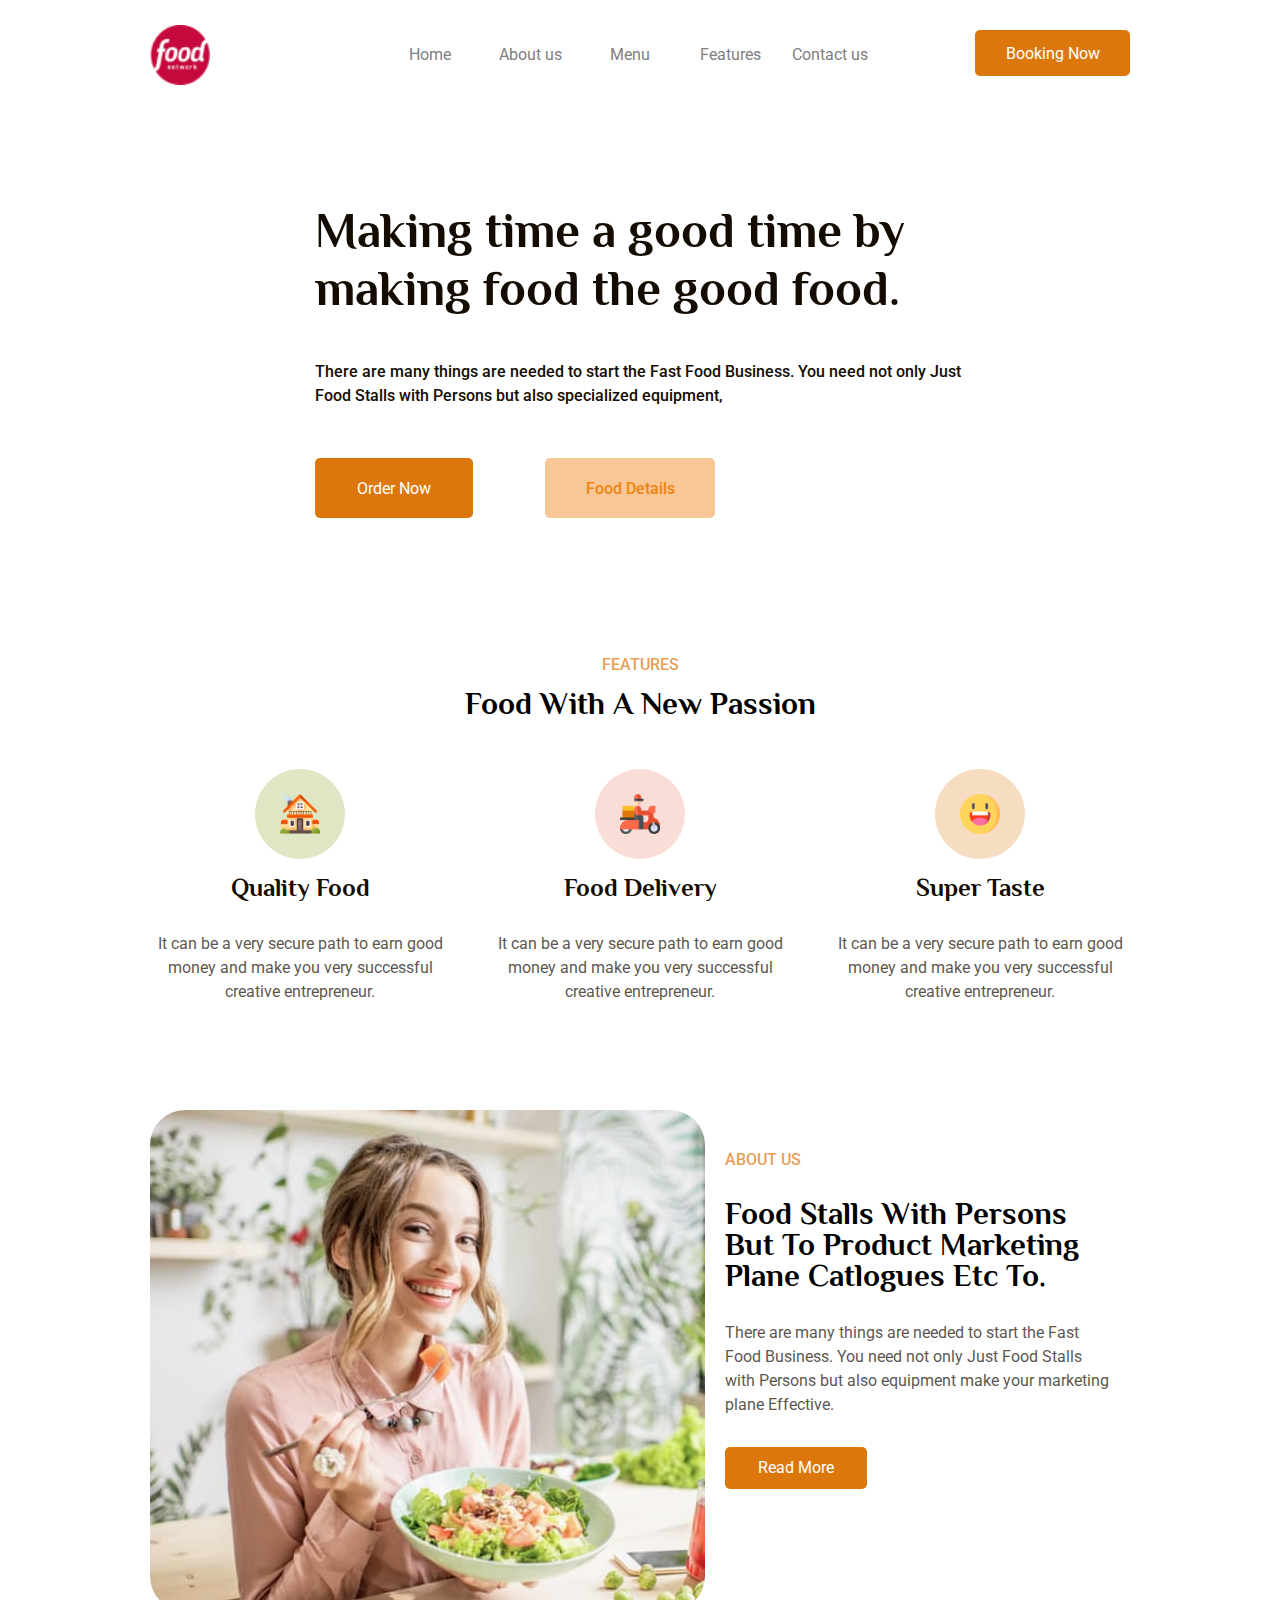
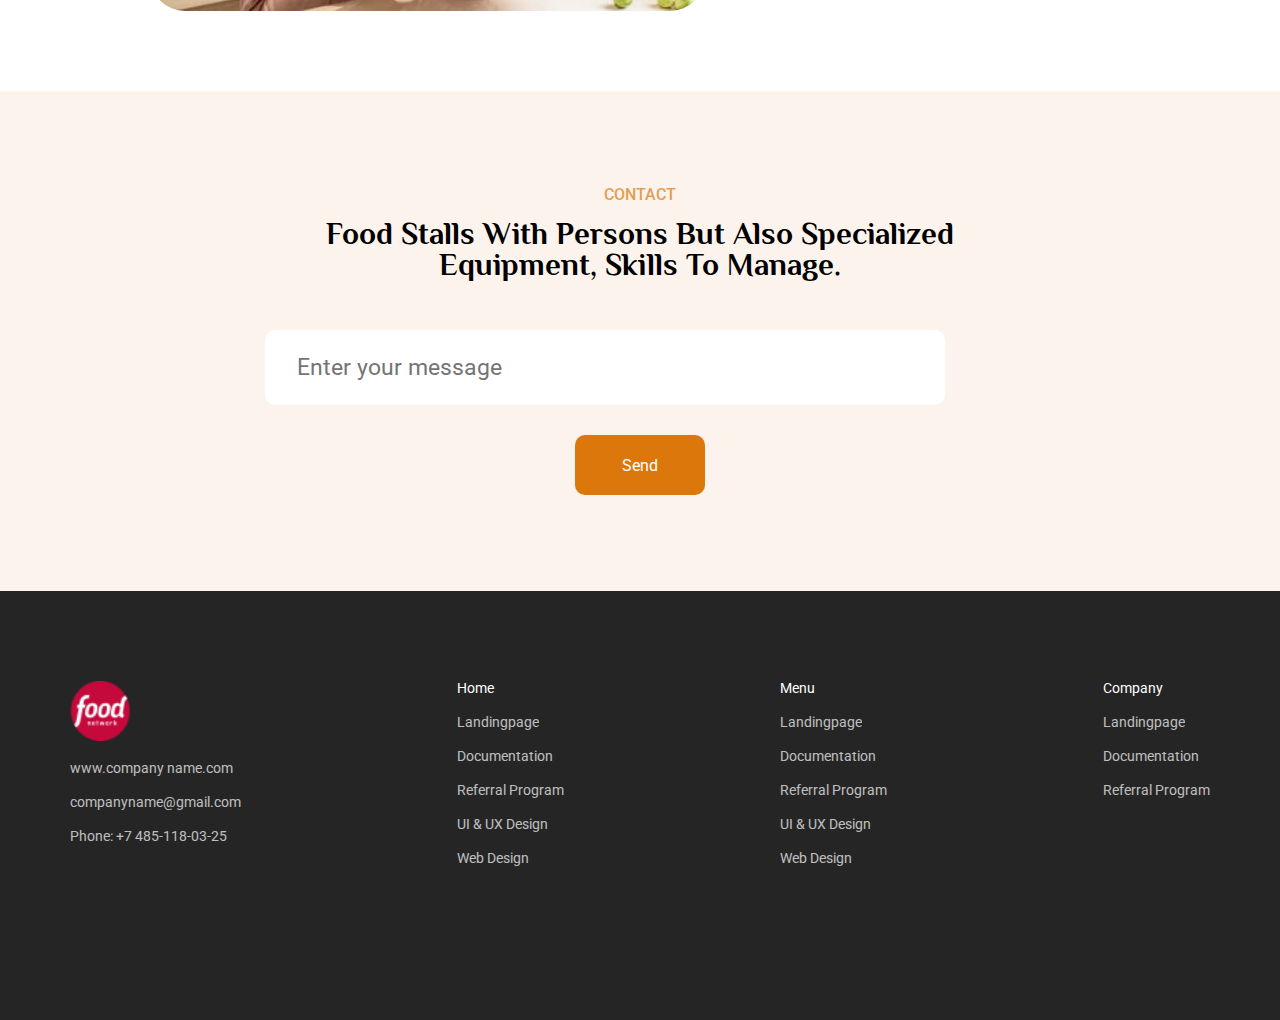
<file: food/index.html>
<!DOCTYPE html>
<html lang="ru">
<head>
    <meta charset="UTF-8">
    <meta http-equiv="X-UA-Compatible" content="IE=edge">
    <meta name="viewport" content="width=device-width, initial-scale=1.0">
    <title>Food</title>
    <link rel="stylesheet" href="css/style.css">
    <link rel="preconnect" href="https://fonts.googleapis.com">
    <link rel="preconnect" href="https://fonts.gstatic.com" crossorigin>
    <link href="https://fonts.googleapis.com/css2?family=Roboto&display=swap" rel="stylesheet">
    <link rel="preconnect" href="https://fonts.googleapis.com">
    <link rel="preconnect" href="https://fonts.gstatic.com" crossorigin>
    <link rel="shortcut icon" href="img/ico/logo.png" type="image/x-icon">
    <link href="https://fonts.googleapis.com/css2?family=Philosopher:ital,wght@0,400;0,700;1,400;1,700&display=swap" rel="stylesheet">
</head>
<body id="body">
    <div class="wrapper">
        <header class="header">
            <div class="header__wrapper">
                <img src="./img/ico/logo.png" alt="">
                <div class="menu">
                    <div class="menu__list">
                        <a href="#" class="menu__element">
                            Home
                        </a>
                        <a href="#" class="menu__element">
                            About us
                        </a>
                        <a href="#" class="menu__element">
                            Menu
                        </a>
                        <a href="#" class="menu__element">
                            Features
                        </a>
                        <a href="#" class="menu__element">
                            Contact us
                        </a>
                    </div>
                    <button class="booking">
                        Booking Now
                    </button>
                </div>
                <div class="burger" onclick="burgerChange()">
                    <span></span>
                </div>
            </div>
        </header>
        <main class="mainblock">
            <div class="content__wrapper">
                <div class="main__content">
                    <div class="title">
                        Making time a good time by making food the good food.
                    </div>
                    <div class="text">
                        There are many things are needed to start the Fast Food Business. You need not only Just Food Stalls with Persons but also specialized equipment,
                    </div>
                    <div class="button-main">
                        <button class="button-order">
                            Order Now
                        </button>
                        <button class="button-details">
                            Food Details
                        </button>
                    </div>
                </div>
            </div>
            <div class="mainblock__img">
                <img src="./img/pan.jpg" alt="">
            </div>
        </main>
        <div class="features">
            <div class="up__title">
                FEATURES
            </div>
            <div class="main__title">
                Food With A New Passion
            </div>
            <div class="features__content">
                <div class="features__block">
                    <div class="features__block-img">
                        <img src="./img/house.png" alt="">
                    </div>
                    <div class="features__block-title">
                        Quality Food
                    </div>
                    <div class="main__block-text">
                        It can be a very secure path to earn good money and make you very successful creative entrepreneur.
                    </div>
                </div>
                <div class="features__block">
                    <div class="features__block-img features__block-img2">
                        <img src="./img/bike.png" alt="">
                    </div>
                    <div class="features__block-title">
                        Food Delivery
                    </div>
                    <div class="main__block-text">
                        It can be a very secure path to earn good money and make you very successful creative entrepreneur.
                    </div>
                </div>
                <div class="features__block">
                    <div class="features__block-img features__block-img3">
                        <img src="./img/smile.png" alt="">
                    </div>
                    <div class="features__block-title">
                        Super Taste
                    </div>
                    <div class="main__block-text">
                        It can be a very secure path to earn good money and make you very successful creative entrepreneur.
                    </div>
                </div>
            </div>
        </div>
        <div class="aboutus">
            <div class="aboutus__img">
                <img src="./img/girl'sFood.jpg" alt="">
            </div>
            <div class="aboutus__content-container">
                <div class="aboutus__content">
                <div class="up__title">
                    About Us
                </div>
                <div class="main__title">
                    Food Stalls with Persons but  to  Product marketing plane
                    catlogues etc to. 
                </div>
                <div class="main__block-text">
                    There are many things are needed to start the Fast Food Business. You need not only Just Food Stalls with Persons but also 
                    equipment  make your marketing plane Effective.     
                </div>
                <button class="aboutus__content-button">
                    Read More
                </button>
                </div>
            </div>
        </div>
    </div>  
    <div class="contact">
        <div class="contact__content">
            <div class="up__title">
                Contact
            </div>
            <div class="main__title">
                Food Stalls with Persons but also specialized equipment, Skills to manage.
            </div>
            <input type="text" class="contact__input" placeholder='Enter your message'>
            <button class="contact__button button-order">
                Send
            </button>
        </div>
    </div>
    <footer class="footer">
        <div class="footer__content">
            <div class="footer__block">
                <img src="./img/ico/logo.png" alt="" class="footer__list-title">
                <a href="#" class="footer__list-element">
                    www.company name.com
                </a>
                <a href="#" class="footer__list-element">
                    companyname@gmail.com
                </a>
                <a href="#" class="footer__list-element">
                    Phone: +7 485-118-03-25
                </a>
            </div>
            <div class="footer__block footer__block-home">
                <div class="footer__list-title">
                    Home
                </div>
                <a href="#" class="footer__list-element">
                    Landingpage
                </a>
                <a href="#" class="footer__list-element">
                    Documentation
                </a>
                <a href="#" class="footer__list-element">
                    Referral Program
                </a>
                <a href="#" class="footer__list-element">
                    UI & UX Design
                </a>
                <a href="#" class="footer__list-element">
                    Web Design
                </a>
            </div>
            <div class="footer__block footer__block-menu">
                <div class="footer__list-title">
                    Menu
                </div>
                <a href="#" class="footer__list-element">
                    Landingpage
                </a>
                <a href="#" class="footer__list-element">
                    Documentation
                </a>
                <a href="#" class="footer__list-element">
                    Referral Program
                </a>
                <a href="#" class="footer__list-element">
                    UI & UX Design
                </a>
                <a href="#" class="footer__list-element">
                    Web Design
                </a>
            </div>
            <div class="footer__block">
                <div class="footer__list-title">
                    Company
                </div>
                <a href="#" class="footer__list-element">
                    Landingpage
                </a>
                <a href="#" class="footer__list-element">
                    Documentation
                </a>
                <a href="#" class="footer__list-element">
                    Referral Program
                </a>
            </div>
        </div>
    </footer>
    <script src="./js/script.js"></script>
</body>
</html>
</file>
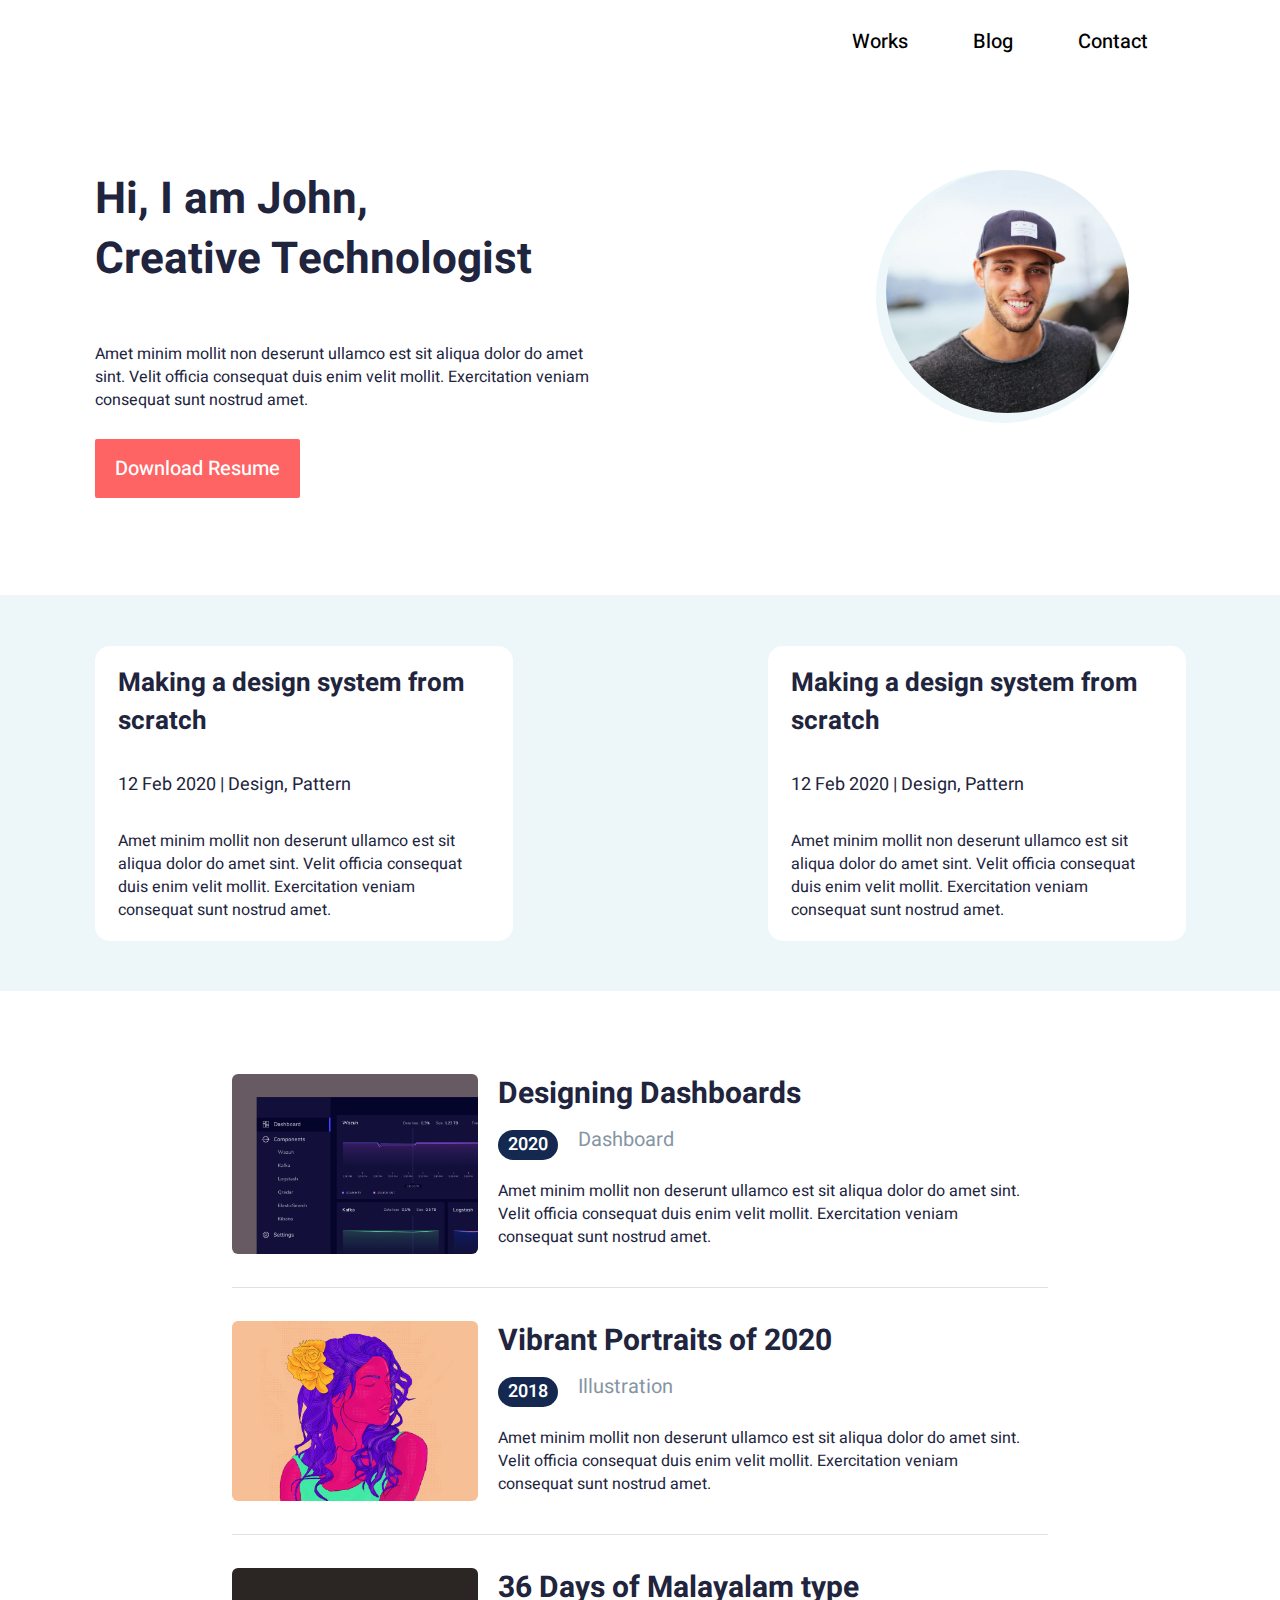
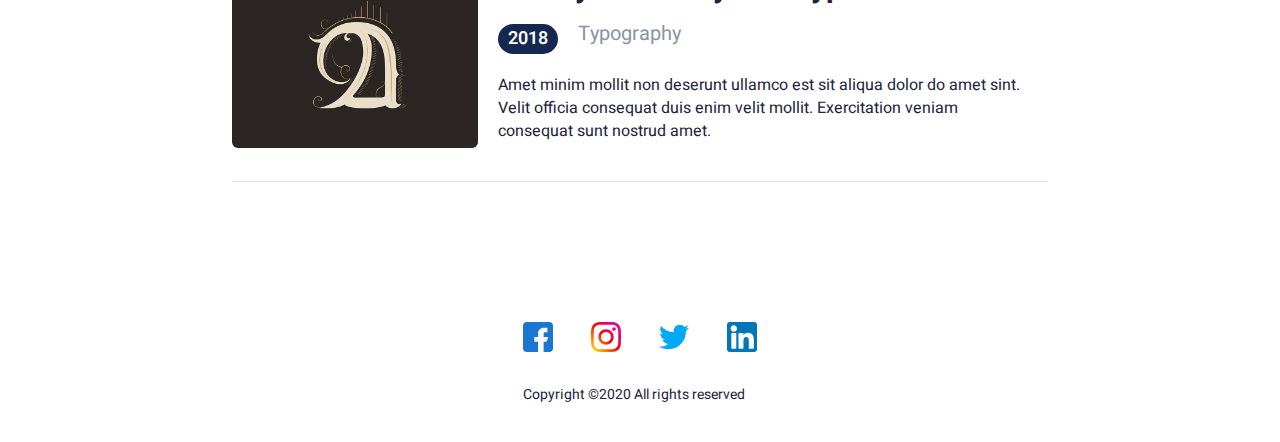
<file: john/index.html>
<!DOCTYPE html>
<html lang="ru">
<head>
    <meta charset="UTF-8">
    <meta http-equiv="X-UA-Compatible" content="IE=edge">
    <meta name="viewport" content="width=device-width, initial-scale=1.0">
    <title>John</title>
    <link rel="stylesheet" href="css/style.css">
    <link rel="preconnect" href="https://fonts.gstatic.com">
    <link rel="stylesheet" href="./css/header.css">
    <link rel="shortcut icon" href="./img/ico" type="image/x-icon">
    <link href="https://fonts.googleapis.com/css2?family=Heebo:wght@400;500;700&display=swap" rel="stylesheet">
</head>
<body>
    <div class="mainone">
        <header class="header">
            <div class="header__content">
                <div class="burger">
                    <span></span>
                </div>
                <nav class="header__menu">
                    <div class="menu__list"><a href="#mainthree" class="menu__list-link">Works</a><span class="menu__list-under"></span></div>
                    <div class="menu__list"><a href="./blog/blog.html" class="menu__list-link">Blog</a><span class="menu__list-under"></span></div>
                    <div class="menu__list"><a href="#mainfour" class="menu__list-link">Contact</a><span class="menu__list-under"></span></div>
                    
                </nav>
            </div>
        </header>
        <div class="container">
            <div class="mainone__container">
                <div class="mainone__content">
                    <div class="mainone__block1">
                        <div class="mainone__title mainone__content-center">
                            Hi, I am John,<br>
                            Creative Technologist
                        </div>
                        <div class="mainone__title-under"></div>
                        <div class="mainone__text mainone__content-center">
                            Amet minim mollit non deserunt ullamco est sit aliqua dolor do amet sint. Velit officia consequat duis enim velit mollit. Exercitation veniam consequat sunt nostrud amet.
                        </div>
                        <div class="mainone__button mainone__content-center">
                            <button>Download Resume</button>
                        </div>
                    </div>
                    <div class="mainone__block2">
                        <img src="./img/mainone__person.png" alt="">
                    </div>
                </div>
            </div>
        </div>
    </div>
    <div class="maintwo">
        <div class="container">
            <div class="maintwo__container">
                <div class="maintwo__content">
                    <div class="maintwo__block">
                        <div class="maintwo__title">
                            Making a design system from scratch
                        </div>
                        <div class="maintwo__time">
                            12 Feb 2020 | Design, Pattern
                        </div>
                        <div class="maintwo__text">
                            Amet minim mollit non deserunt ullamco est sit aliqua dolor do amet sint. Velit officia consequat duis enim velit mollit. Exercitation veniam consequat sunt nostrud amet.
                        </div>
                    </div>
                    <div class="maintwo__block">
                        <div class="maintwo__title">
                            Making a design system from scratch
                        </div>
                        <div class="maintwo__time">
                            12 Feb 2020 | Design, Pattern
                        </div>
                        <div class="maintwo__text">
                            Amet minim mollit non deserunt ullamco est sit aliqua dolor do amet sint. Velit officia consequat duis enim velit mollit. Exercitation veniam consequat sunt nostrud amet.
                        </div>
                    </div>
                </div>
            </div>
        </div>
    </div>
    <div class="mainthree" id="mainthree">
        <div class="container">
            <div class="mainthree__container">
                <div class="mainthree__content">
                    <div class="mainthree__block">
                        <div class="mainthree__block-img">
                            <img src="./img/mainthree1.png" alt="">
                        </div>
                        <div class="mainthree__block__content">
                            <div class="mainthree__block-title">
                                <a href="">Designing Dashboards</a>
                            </div>
                            <div class="mainthree__block-time">
                                <span class="time">2020</span> 
                                <span class="type">
                                    Dashboard
                                </span>
                            </div>
                            <div class="mainthree__block-text">
                                Amet minim mollit non deserunt ullamco est sit aliqua dolor do amet sint. Velit officia consequat duis enim velit mollit. Exercitation veniam consequat sunt nostrud amet.
                            </div>
                        </div>
                    </div>
                    <div class="mainthree__block mainthree__block-1">
                        <div class="mainthree__block-img">
                            <img src="./img/mainthree2.png" alt="">
                        </div>
                        <div class="mainthree__block__content">
                            <div class="mainthree__block-title">
                                <a href="">Vibrant Portraits of 2020</a>
                            </div>
                            <div class="mainthree__block-time">
                                <span class="time">2018</span> 
                                <span class="type">
                                    Illustration
                                </span>
                            </div>
                            <div class="mainthree__block-text">
                                Amet minim mollit non deserunt ullamco est sit aliqua dolor do amet sint. Velit officia consequat duis enim velit mollit. Exercitation veniam consequat sunt nostrud amet.
                            </div>
                        </div>
                    </div>
                    <div class="mainthree__block mainthree__block-2">
                        <div class="mainthree__block-img">
                            <img src="./img/mainthree3.png" alt="">
                        </div>
                        <div class="mainthree__block__content">
                            <div class="mainthree__block-title">
                                <a href="">36 Days of Malayalam type</a>
                            </div>
                            <div class="mainthree__block-time">
                                <span class="time">2018</span> 
                                <span class="type">
                                    Typography
                                </span>
                            </div>
                            <div class="mainthree__block-text">
                                Amet minim mollit non deserunt ullamco est sit aliqua dolor do amet sint. Velit officia consequat duis enim velit mollit. Exercitation veniam consequat sunt nostrud amet.
                            </div>
                        </div>
                    </div>
                </div>
                <footer class="mainfour" id="mainfour">
                        <div class="mainfour__container">
                            <div class="mainfour__content">
                                <div class="mainfour__link">
                                    <a href="#">
                                        <img src="./img/ico/facebook.svg" alt="">
                                    </a>
                                    <a href="#">
                                        <img src="./img/ico/instagram.svg" alt="">
                                    </a>
                                    <a href="#">
                                        <img src="./img/ico/twitter.svg" alt="">
                                    </a>
                                    <a href="#">
                                        <img src="./img/ico/linkedin.svg" alt="">
                                    </a>
                                </div>
                                <div class="mainfour__text">
                                    Copyright ©2020 All rights reserved 
                                </div>
                            </div>
                        </div>
                </footer>
            </div>
        </div>
    </div>
    

    <script src="./js/script.js"></script>
</body>
</html>
</file>
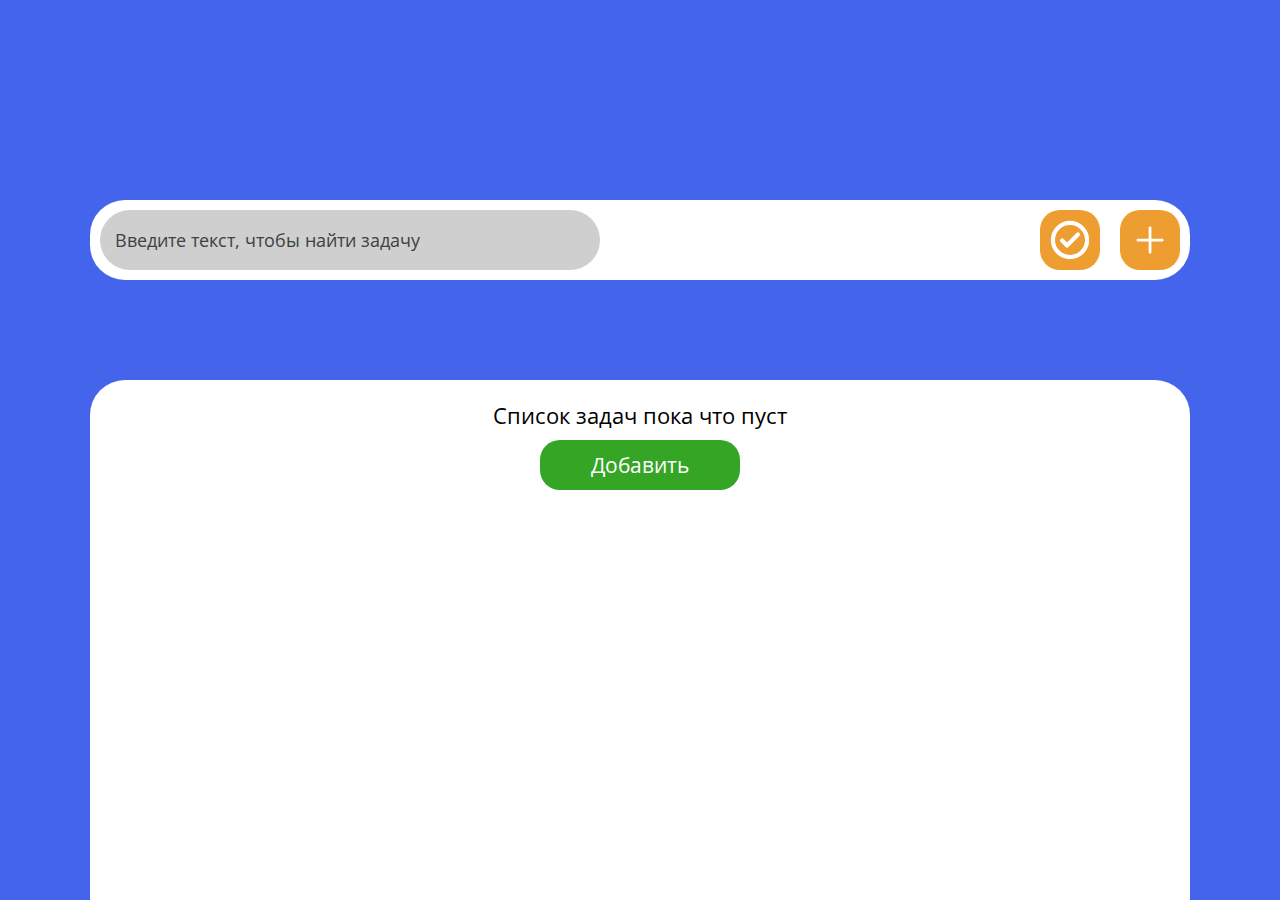
<file: ToDo/index.html>
<!DOCTYPE html>
<html lang="en">
<head>
  <meta charset="UTF-8">
  <meta http-equiv="X-UA-Compatible" content="IE=edge">
  <meta name="viewport" content="width=device-width, initial-scale=1.0">
  <title>To Do</title>
  <link rel="stylesheet" href="./access/css/style.css">
  <link rel="preconnect" href="https://fonts.googleapis.com">
<link rel="preconnect" href="https://fonts.gstatic.com" crossorigin>
<link href="https://fonts.googleapis.com/css2?family=Open+Sans:wght@400;500;600;700&display=swap" rel="stylesheet">
</head>
<body>
  <div class="main-wrapper">
    <div class="wrapper-panel-add-task">
      <div class="panel-add-task">
        <p class="panel-add-task-title">
          <span>
            Добавить задачу
          </span>
        </p>
        <input type="text" id="addTaskText" placeholder="Опишите задачу" class="input input-add-task">
        <div class="panel-add-task-buttons">
          <button class="button-cancel-task" onclick="cancelAddTask()">
            Отмена
          </button>
          <button class="button-add-task" onclick="addTask()">
            Добавить
          </button>
        </div>
      </div>
    </div>
    <div class="wrapper-panel-add-task wrapper-panel-trash-task">
      <div class="panel-add-task panel-trash-task">
        <img src="./access/img/ico/x-24.svg" alt="" onclick="closePanel()" class="img-close-panel">
        <div class="panel-add-task-title panel-trash-task-title">
          <span>
            Выполненные задачи
          </span>
        </div>
      </div>
    </div>
    <div class="wrapper-content">
      <div class="wrapper-panel">
        <input type="text" id="findTask" placeholder="Введите текст, чтобы найти задачу" class="input input-find-task" onchange="findTask()">
        <div class="wrapper-panel-buttons">
          <div class="button-trash button-add" title="Удаленные задачи" onclick="openPanelTrashTask()">
            <img src="./access/img/ico/circle-check-24.svg" alt="">
          </div>
          <div class="button-add" title="Добавить задачу" onclick="openPanelAddTask()">
            <img src="./access/img/ico/plus-24.svg" alt="">
          </div>
        </div>
      </div>
      
      <div class="wrapper-tasks">
        <div class="list-task-empty">
          Список задач пока что пуст
          <button class="button-add-task button-add-task-empty" onclick="openPanelAddTask()">
            Добавить
          </button>
        </div>
      </div>
    </div>
  </div>
  
  <script src="./access/js/script.js"></script>
</body>
</html>
</file>
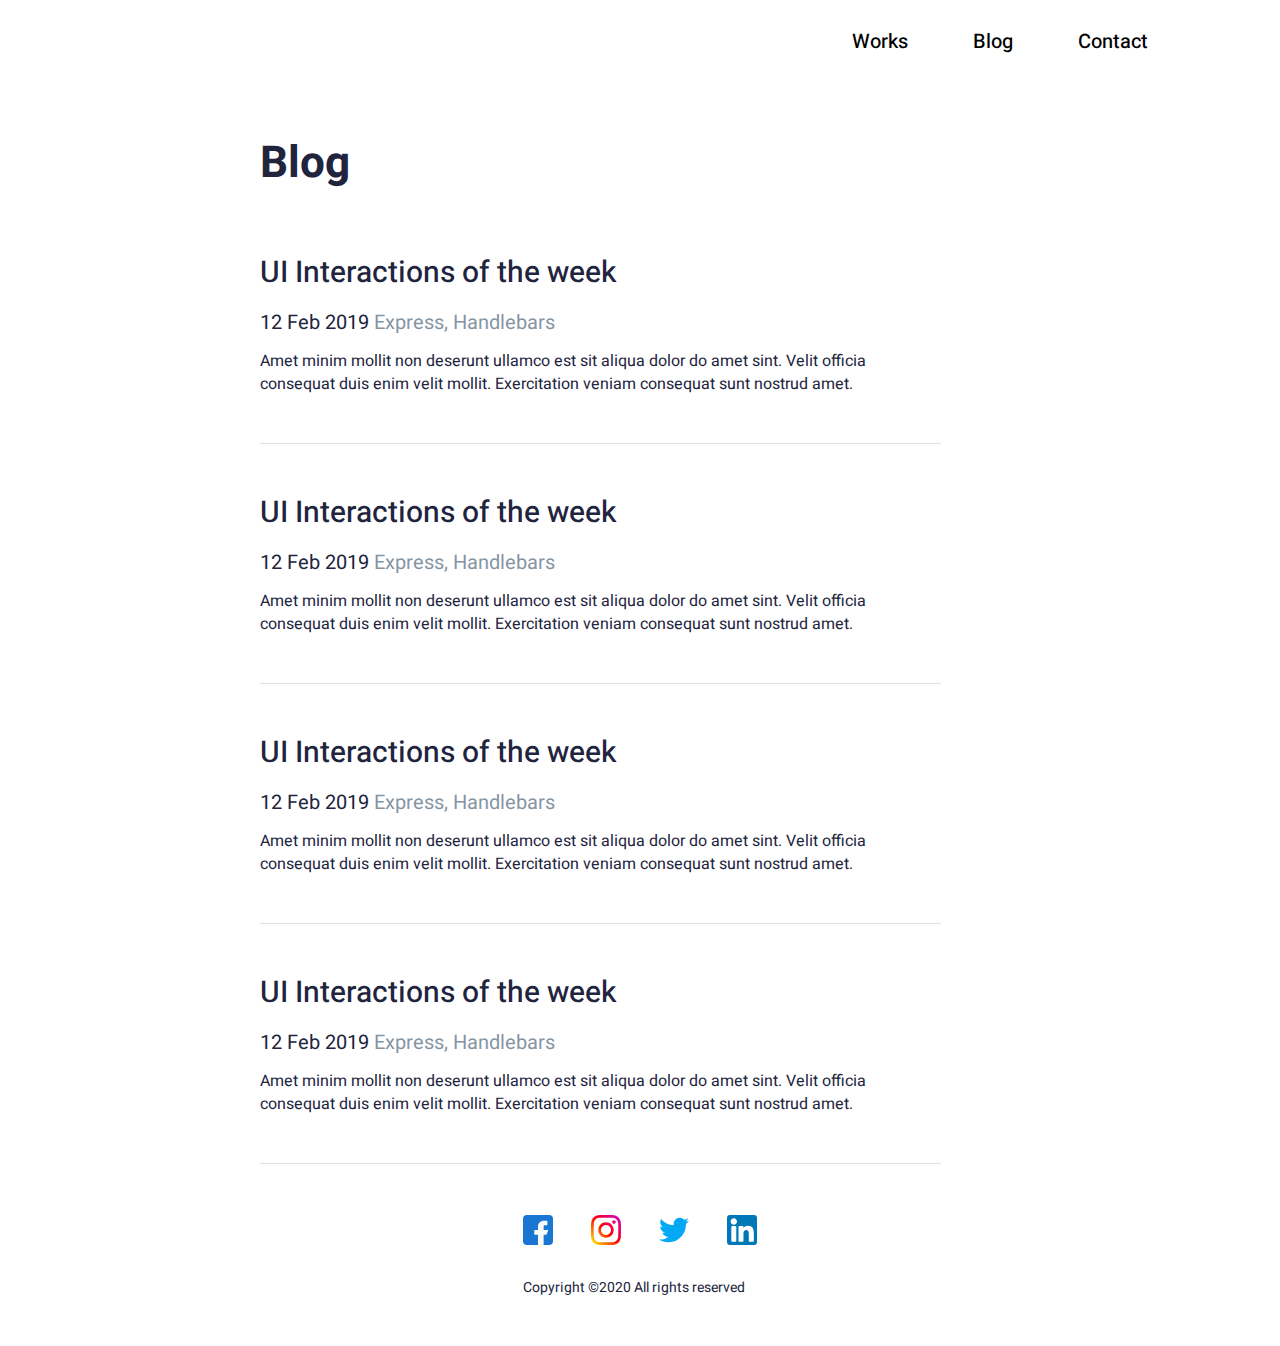
<file: john/blog/blog.html>
<!DOCTYPE html>
<html lang="en">
<head>
    <meta charset="UTF-8">
    <meta http-equiv="X-UA-Compatible" content="IE=edge">
    <meta name="viewport" content="width=device-width, initial-scale=1.0">
    <title>Body</title>
    <link rel="stylesheet" href="./blog.css">
    <link rel="stylesheet" href="../css/nullstyle.css">
    <link rel="stylesheet" href="../css/header.css">
    <link href="https://fonts.googleapis.com/css2?family=Heebo:wght@400;500;700&display=swap" rel="stylesheet">
</head>
<body>
    <header class="header">
        <div class="header__content">
            <div class="burger">
                <span></span>
            </div>
            <nav class="header__menu">
                <div class="menu__list"><a href="">Works</a></div>
                <div class="menu__list"><a href="./blog/blog.html">Blog</a></div>
                <div class="menu__list"><a href="">Contact</a></div>
            </nav>
        </div>
    </header>
    <div class="main__container">
        <div class="main">
            <div class="main__title">
                Blog
            </div>
            <div class="main__content">
                <div class="main__blog">
                    <div class="main__blog-title">
                        UI Interactions of the week
                    </div>
                    <div class="main__blog-data">
                        <span class="main__blog-time">
                            12 Feb 2019
                        </span>
                        <span class="main__blog-type">
                            Express, Handlebars
                        </span>
                    </div>
                    <div class="main__blog-text">
                        Amet minim mollit non deserunt ullamco est sit aliqua dolor do amet sint. Velit officia consequat duis enim velit mollit. Exercitation veniam consequat sunt nostrud amet.
                    </div>
                </div>
                <div class="main__blog">
                    <div class="main__blog-title">
                        UI Interactions of the week
                    </div>
                    <div class="main__blog-data">
                        <span class="main__blog-time">
                            12 Feb 2019
                        </span>
                        <span class="main__blog-type">
                            Express, Handlebars
                        </span>
                    </div>
                    <div class="main__blog-text">
                        Amet minim mollit non deserunt ullamco est sit aliqua dolor do amet sint. Velit officia consequat duis enim velit mollit. Exercitation veniam consequat sunt nostrud amet.
                    </div>
                </div>
                <div class="main__blog">
                    <div class="main__blog-title">
                        UI Interactions of the week
                    </div>
                    <div class="main__blog-data">
                        <span class="main__blog-time">
                            12 Feb 2019
                        </span>
                        <span class="main__blog-type">
                            Express, Handlebars
                        </span>
                    </div>
                    <div class="main__blog-text">
                        Amet minim mollit non deserunt ullamco est sit aliqua dolor do amet sint. Velit officia consequat duis enim velit mollit. Exercitation veniam consequat sunt nostrud amet.
                    </div>
                </div>
                <div class="main__blog">
                    <div class="main__blog-title">
                        UI Interactions of the week
                    </div>
                    <div class="main__blog-data">
                        <span class="main__blog-time">
                            12 Feb 2019
                        </span>
                        <span class="main__blog-type">
                            Express, Handlebars
                        </span>
                    </div>
                    <div class="main__blog-text">
                        Amet minim mollit non deserunt ullamco est sit aliqua dolor do amet sint. Velit officia consequat duis enim velit mollit. Exercitation veniam consequat sunt nostrud amet.
                    </div>
                </div>
            </div>
        </div>
    </div>
    <footer class="mainfour">
        <div class="mainfour__container">
            <div class="mainfour__content">
                <div class="mainfour__link">
                    <a href="#">
                        <img src="../img/ico/facebook.svg" alt="">
                    </a>
                    <a href="#">
                        <img src="../img/ico/instagram.svg" alt="">
                    </a>
                    <a href="#">
                        <img src="../img/ico/twitter.svg" alt="">
                    </a>
                    <a href="#">
                        <img src="../img/ico/linkedin.svg" alt="">
                    </a>
                </div>
                <div class="mainfour__text">
                    Copyright ©2020 All rights reserved 
                </div>
            </div>
        </div>
    </footer>

</body>
</html>
</file>
<file: food/css/style.css>
@charset "UTF-8";
/*Обнуление*/
* {
  padding: 0;
  margin: 0;
  border: 0;
}

*, *:before, *:after {
  -webkit-box-sizing: border-box;
  box-sizing: border-box;
}

:focus, :active {
  outline: none;
}

a:focus, a:active {
  outline: none;
}

nav, footer, header, aside {
  display: block;
}

html, body {
  height: 100%;
  width: 100%;
  font-size: 100%;
  line-height: 1;
  font-size: 14px;
  -ms-text-size-adjust: 100%;
  -moz-text-size-adjust: 100%;
  -webkit-text-size-adjust: 100%;
}

input, button, textarea {
  font-family: inherit;
}

input::-ms-clear {
  display: none;
}

button {
  cursor: pointer;
}

button::-moz-focus-inner {
  padding: 0;
  border: 0;
}

a, a:visited {
  text-decoration: none;
}

a:hover {
  text-decoration: none;
}

ul li {
  list-style: none;
}

img {
  vertical-align: top;
}

h1, h2, h3, h4, h5, h6 {
  font-size: inherit;
  font-weight: 400;
}

/*--------------------*/
* {
  font-family: 'Roboto', sans-serif;
}

.wrapper {
  padding: 0 150px;
}

.header {
  width: 100%;
  min-height: 106px;
  display: -ms-grid;
  display: grid;
}

.burger {
  display: none;
}

.header__wrapper {
  width: 100%;
  min-height: 46px;
  margin: auto;
  display: -webkit-box;
  display: -ms-flexbox;
  display: flex;
  -webkit-box-pack: justify;
      -ms-flex-pack: justify;
          justify-content: space-between;
  -webkit-box-align: center;
      -ms-flex-align: center;
          align-items: center;
}

.header__wrapper img {
  width: 60px;
  height: 60px;
}

.menu {
  max-width: 750px;
  display: -webkit-box;
  display: -ms-flexbox;
  display: flex;
  -webkit-box-pack: justify;
      -ms-flex-pack: justify;
          justify-content: space-between;
  -webkit-box-flex: 1;
      -ms-flex: 1 1 auto;
          flex: 1 1 auto;
  padding: 30px 0;
}

.menu__list {
  max-width: 500px;
  -webkit-box-flex: 1;
      -ms-flex: 1 1 auto;
          flex: 1 1 auto;
  display: -webkit-box;
  display: -ms-flexbox;
  display: flex;
  -webkit-box-pack: justify;
      -ms-flex-pack: justify;
          justify-content: space-between;
  -webkit-box-align: center;
      -ms-flex-align: center;
          align-items: center;
  font-size: 16px;
}

.menu__list img {
  width: 40px;
  height: 40px;
}

.menu__list .menu__element {
  width: 300px;
  height: 50px;
  display: -webkit-box;
  display: -ms-flexbox;
  display: flex;
  -webkit-box-pack: center;
      -ms-flex-pack: center;
          justify-content: center;
  -webkit-box-align: center;
      -ms-flex-align: center;
          align-items: center;
  color: grey;
  border-radius: 5px;
}

.menu__list .menu__element:hover {
  color: #DC780B;
  background-color: #ec821070;
}

@media (max-width: 1200px) {
  .wrapper {
    padding: 0 40px;
  }
}

.booking {
  width: 155px;
  height: 46px;
  background-color: #DC780B;
  color: white;
  font-size: 16px;
  border-radius: 5px;
}

.mainblock {
  width: 100%;
  min-height: 670px;
  display: -webkit-box;
  display: -ms-flexbox;
  display: flex;
  -webkit-box-pack: justify;
      -ms-flex-pack: justify;
          justify-content: space-between;
}

.content__wrapper {
  max-width: 555px;
  height: 670px;
  display: -webkit-box;
  display: -ms-flexbox;
  display: flex;
  -webkit-box-align: center;
      -ms-flex-align: center;
          align-items: center;
}

.content {
  width: 100%;
  height: 350px;
}

.title {
  font-family: Philosopher;
  font-weight: bold;
  font-size: 49px;
  line-height: 58px;
  color: #150C01;
  margin-bottom: 42px;
}

.text {
  font-weight: 500;
  font-size: 16px;
  line-height: 24px;
  color: #150C01;
  opacity: 0.7;
  margin-bottom: 50px;
  z-index: 0;
}

.button-main {
  max-width: 400px;
  display: -webkit-box;
  display: -ms-flexbox;
  display: flex;
  -webkit-box-pack: justify;
      -ms-flex-pack: justify;
          justify-content: space-between;
}

.button-order {
  width: 158px;
  height: 60px;
  background: #DC780B;
  border-radius: 5px;
  font-size: 16px;
  color: white;
}

.button-details {
  width: 170px;
  height: 60px;
  border-radius: 5px;
  background-color: white;
  font-weight: 500;
  font-size: 16px;
  color: #f0830f;
  background-color: #ec821070;
}

@media (max-width: 1350px) {
  .mainblock__img {
    display: none;
  }
  .mainblock {
    min-height: 500px;
    display: -webkit-box;
    display: -ms-flexbox;
    display: flex;
    -webkit-box-pack: center;
        -ms-flex-pack: center;
            justify-content: center;
    -webkit-box-align: center;
        -ms-flex-align: center;
            align-items: center;
    background-size: 120% 100%;
    background-position: 50%;
  }
  .main__content .text {
    opacity: 1;
  }
  .content__wrapper {
    max-width: 650px;
    height: 100%;
    display: -webkit-box;
    display: -ms-flexbox;
    display: flex;
    -webkit-box-pack: center;
        -ms-flex-pack: center;
            justify-content: center;
  }
}

.features {
  min-height: 500px;
  display: -webkit-box;
  display: -ms-flexbox;
  display: flex;
  -webkit-box-orient: vertical;
  -webkit-box-direction: normal;
      -ms-flex-direction: column;
          flex-direction: column;
  -webkit-box-pack: center;
      -ms-flex-pack: center;
          justify-content: center;
}

.up__title {
  text-align: center;
  font-weight: 500;
  font-size: 16px;
  text-transform: uppercase;
  color: #DC780B;
  opacity: 0.7;
  margin-bottom: 15px;
}

.main__title {
  font-family: Philosopher;
  font-weight: bold;
  font-size: 31px;
  text-transform: capitalize;
  text-align: center;
  margin-bottom: 50px;
}

.features__content {
  height: 100%;
  display: -webkit-box;
  display: -ms-flexbox;
  display: flex;
  -webkit-box-pack: justify;
      -ms-flex-pack: justify;
          justify-content: space-between;
}

.features__block {
  height: 235px;
  display: -webkit-box;
  display: -ms-flexbox;
  display: flex;
  -webkit-box-orient: vertical;
  -webkit-box-direction: normal;
      -ms-flex-direction: column;
          flex-direction: column;
  -webkit-box-pack: justify;
      -ms-flex-pack: justify;
          justify-content: space-between;
  -webkit-box-align: center;
      -ms-flex-align: center;
          align-items: center;
  margin-bottom: 60px;
}

.features__block-img {
  width: 90px;
  height: 90px;
  border-radius: 50%;
  background-color: #8fa63249;
  display: -webkit-box;
  display: -ms-flexbox;
  display: flex;
  -webkit-box-orient: vertical;
  -webkit-box-direction: normal;
      -ms-flex-direction: column;
          flex-direction: column;
  -webkit-box-pack: center;
      -ms-flex-pack: center;
          justify-content: center;
  -webkit-box-align: center;
      -ms-flex-align: center;
          align-items: center;
}

.features__block-img img {
  width: 40px;
  height: 40px;
}

.features__block-img2 {
  background: #e64d2e31;
}

.features__block-img3 {
  background: #dc770b41;
}

.features__block-title {
  text-align: center;
  font-family: Philosopher;
  font-weight: bold;
  font-size: 25px;
  color: #150C01;
  margin-bottom: 15px;
}

.main__block-text {
  max-width: 300px;
  font-size: 16px;
  line-height: 24px;
  text-align: center;
  color: #150C01;
  opacity: 0.7;
}

.aboutus {
  display: -webkit-box;
  display: -ms-flexbox;
  display: flex;
  min-height: 450px;
  margin-bottom: 80px;
}

.aboutus__img img {
  border-radius: 35px;
}

.aboutus__content-container {
  width: 50%;
  height: 100%;
  min-height: 450px;
  display: -webkit-box;
  display: -ms-flexbox;
  display: flex;
  -webkit-box-pack: center;
      -ms-flex-pack: center;
          justify-content: center;
  -webkit-box-align: center;
      -ms-flex-align: center;
          align-items: center;
}

.aboutus__content {
  padding: 0 20px;
}

.aboutus__content * {
  text-align: left;
  margin-bottom: 30px;
  max-width: 500px;
}

.aboutus__content-button {
  width: 142px;
  height: 42px;
  background: #DC780B;
  border-radius: 5px;
  font-size: 16px;
  color: white;
  text-align: center;
}

.contact {
  min-height: 500px;
  padding: 0 40px;
  background: #fbf1e7ce;
  display: -webkit-box;
  display: -ms-flexbox;
  display: flex;
  -webkit-box-pack: center;
      -ms-flex-pack: center;
          justify-content: center;
  -webkit-box-align: center;
      -ms-flex-align: center;
          align-items: center;
}

.contact__content {
  max-width: 750px;
}

.contact__input {
  width: calc(100% - 70px);
  height: 75px;
  background: #FFFFFF;
  border-radius: 10px;
  padding-left: 32px;
  font-size: 23px;
  margin-bottom: 30px;
}

.contact__button {
  width: 130px;
  height: 60px;
  background: #DC780B;
  border-radius: 10px;
  display: block;
  margin: 0 auto;
}

.footer {
  min-height: 429px;
  background-color: #252525;
  color: #FFFFFF;
  display: -webkit-box;
  display: -ms-flexbox;
  display: flex;
  -webkit-box-pack: center;
      -ms-flex-pack: center;
          justify-content: center;
  -webkit-box-align: center;
      -ms-flex-align: center;
          align-items: center;
  padding: 0 20px;
}

.footer__content {
  max-width: 1140px;
  -webkit-box-flex: 1;
      -ms-flex: 1 1 auto;
          flex: 1 1 auto;
  min-height: 250px;
  display: -webkit-box;
  display: -ms-flexbox;
  display: flex;
  -webkit-box-pack: justify;
      -ms-flex-pack: justify;
          justify-content: space-between;
}

.footer__block {
  display: -webkit-box;
  display: -ms-flexbox;
  display: flex;
  -webkit-box-orient: vertical;
  -webkit-box-direction: normal;
      -ms-flex-direction: column;
          flex-direction: column;
}

.footer__block img {
  width: 60px;
  height: 60px;
}

.footer__block * {
  margin-bottom: 20px;
}

.footer__list-element {
  font-size: 14px;
  color: #FFFFFF;
  opacity: 0.7;
}

.footer__moreinfo {
  display: none;
}

.footer__moreinfo-none img {
  -webkit-transition: 0.3s;
  transition: 0.3s;
  -webkit-transform: rotate(180deg);
          transform: rotate(180deg);
}

@media (max-width: 900px) {
  .menu {
    display: none;
  }
  .burger {
    display: block;
    width: 55px;
  }
  .burger span {
    display: block;
    width: 100%;
    height: 3px;
    background-color: #000;
    position: relative;
    top: 12px;
  }
  .burger:before {
    content: '';
    display: block;
    width: 100%;
    height: 3px;
    background-color: #000;
  }
  .burger:after {
    content: '';
    display: block;
    width: 100%;
    height: 3px;
    background-color: #000;
    position: relative;
    top: 26px;
  }
  .burger-active {
    z-index: 2;
  }
  .burger-active span {
    display: none;
  }
  .burger-active:before {
    -webkit-transform: rotate(45deg);
            transform: rotate(45deg);
    position: relative;
    top: 16px;
    -webkit-transition: 0.4s;
    transition: 0.4s;
  }
  .burger-active:after {
    -webkit-transform: rotate(-45deg);
            transform: rotate(-45deg);
    position: relative;
    top: 14px;
    -webkit-transition: 0.4s;
    transition: 0.4s;
  }
  .menu-effect {
    display: block;
    position: absolute;
    top: 0;
    left: 0;
    z-index: 1;
    width: 100vw;
    height: 100vh;
    background-color: white;
    display: -webkit-box;
    display: -ms-flexbox;
    display: flex;
    -webkit-box-orient: vertical;
    -webkit-box-direction: normal;
        -ms-flex-direction: column;
            flex-direction: column;
    -webkit-box-align: center;
        -ms-flex-align: center;
            align-items: center;
    -ms-flex-pack: distribute;
        justify-content: space-around;
  }
  .booking {
    width: 270px;
    height: 60px;
    font-size: 31px;
  }
  .menu__list {
    display: -webkit-box;
    display: -ms-flexbox;
    display: flex;
    -webkit-box-orient: vertical;
    -webkit-box-direction: normal;
        -ms-flex-direction: column;
            flex-direction: column;
    -ms-flex-pack: distribute;
        justify-content: space-around;
    font-size: 34px;
  }
  .menu__element {
    text-align: center;
  }
}

@media (max-width: 1160px) {
  .features__content {
    display: -webkit-box;
    display: -ms-flexbox;
    display: flex;
    -webkit-box-orient: vertical;
    -webkit-box-direction: normal;
        -ms-flex-direction: column;
            flex-direction: column;
  }
  .aboutus__img {
    display: none;
  }
  .aboutus__content-container {
    width: 100%;
  }
}

@media (max-width: 700px) {
  .aboutus__content {
    padding: 0;
  }
  .footer__content {
    display: -webkit-box;
    display: -ms-flexbox;
    display: flex;
    -webkit-box-orient: vertical;
    -webkit-box-direction: normal;
        -ms-flex-direction: column;
            flex-direction: column;
    padding: 20px 0;
  }
  .footer__list-title {
    font-size: 26px;
  }
  .footer {
    min-height: 80px;
    -webkit-box-align: start;
        -ms-flex-align: start;
            align-items: start;
  }
  .footer__moreinfo {
    width: 100%;
    display: block;
    text-align: center;
  }
  .footer__block-home {
    display: -ms-grid;
    display: grid;
    -ms-grid-columns: 120px 120px;
        grid-template-columns: 120px 120px;
    -ms-grid-rows: 45px 45px;
        grid-template-rows: 45px 45px;
  }
  .footer__block-menu {
    display: -ms-grid;
    display: grid;
    -ms-grid-columns: 120px 120px;
        grid-template-columns: 120px 120px;
    -ms-grid-rows: 45px 45px;
        grid-template-rows: 45px 45px;
  }
  .footer__block {
    padding: 10px 20px;
    border: 1px solid #313131;
  }
}

@media (max-width: 440px) {
  .wrapper {
    padding: 0 20px;
  }
  .main__content, .features {
    margin-bottom: 80px;
  }
  .main__content .title, .features .title {
    font-size: 35px;
    line-height: 40px;
  }
  .button-main {
    height: 130px;
    -webkit-box-orient: vertical;
    -webkit-box-direction: normal;
        -ms-flex-direction: column;
            flex-direction: column;
    -webkit-box-align: center;
        -ms-flex-align: center;
            align-items: center;
  }
  .mainblock {
    background: none;
  }
  .contact__input {
    width: 100%;
    font-size: 20px;
  }
}
</file>
<file: john/css/style.css>
@charset "UTF-8";
/*Обнуление*/
* {
  padding: 0;
  margin: 0;
  border: 0;
}

*, *:before, *:after {
  -webkit-box-sizing: border-box;
  box-sizing: border-box;
}

:focus, :active {
  outline: none;
}

a:focus, a:active {
  outline: none;
}

nav, footer, header, aside {
  display: block;
}

html, body {
  height: 100%;
  width: 100%;
  font-size: 100%;
  line-height: 1;
  font-size: 14px;
  -ms-text-size-adjust: 100%;
  -moz-text-size-adjust: 100%;
  -webkit-text-size-adjust: 100%;
}

input, button, textarea {
  font-family: inherit;
}

input::-ms-clear {
  display: none;
}

button {
  cursor: pointer;
}

button::-moz-focus-inner {
  padding: 0;
  border: 0;
}

a, a:visited {
  text-decoration: none;
}

a:hover {
  text-decoration: none;
}

ul li {
  list-style: none;
}

img {
  vertical-align: top;
}

h1, h2, h3, h4, h5, h6 {
  font-size: inherit;
  font-weight: 400;
}

/*--------------------*/
body {
  font-family: 'Heebo', sans-serif;
  color: #21243D;
}

.container {
  max-width: 1111px;
  margin: 0 auto;
  height: 100%;
  padding: 0 10px;
}

.mainone {
  width: 100%;
  min-height: 595px;
}

.header {
  width: 100%;
  height: 84px;
}

.header__content {
  width: 100%;
  height: 100%;
  display: -webkit-box;
  display: -ms-flexbox;
  display: flex;
  -webkit-box-pack: end;
      -ms-flex-pack: end;
          justify-content: flex-end;
  padding: 0 100px;
}

.header__menu {
  width: 360px;
  display: -webkit-box;
  display: -ms-flexbox;
  display: flex;
  -ms-flex-pack: distribute;
      justify-content: space-around;
  -webkit-box-align: center;
      -ms-flex-align: center;
          align-items: center;
  position: relative;
}

.menu__list > a {
  font-family: 'Heebo', sans-serif;
  font-weight: 500;
  font-size: 20px;
  color: #000000;
}

.menu__list-button {
  padding: 15px 20px;
  background-color: #FF6464;
  color: white;
  font-size: 25px;
  font-weight: 500;
  border-radius: 10px;
}

.header__menu:hover span {
  -webkit-transition: 1s;
  transition: 1s;
  display: block;
  width: 100%;
  height: 0.5px;
  position: absolute;
  top: 90%;
  left: 0;
  background-color: rgba(73, 73, 73, 0.719);
}

.menu__list {
  -webkit-transition: 0.4s;
  transition: 0.4s;
}

.menu__list:hover {
  -webkit-transform: scale(1.15);
          transform: scale(1.15);
}

.burger {
  z-index: 999;
  display: none;
}

@media (max-width: 500px) {
  .header__menu {
    display: none;
  }
  .header__content {
    padding: 0 25px;
  }
  .burger {
    display: block;
    width: 45px;
    height: 45px;
    position: fixed;
    top: 35px;
  }
  .burger::before {
    content: '';
    display: block;
    width: 100%;
    height: 2px;
    background-color: #000000;
    -webkit-transform: translateY(16px);
            transform: translateY(16px);
  }
  .burger::after {
    content: '';
    display: block;
    width: 100%;
    height: 2px;
    background-color: #000000;
    -webkit-transform: translateY(-16px);
            transform: translateY(-16px);
  }
  .burger span {
    display: block;
    width: 100%;
    height: 2px;
    background-color: #000000;
  }
  .burger-active span {
    display: none;
  }
  .burger-active::before {
    -webkit-transition: 0.5s;
    transition: 0.5s;
    -webkit-transform: rotate(45deg);
            transform: rotate(45deg);
    position: relative;
    top: 2px;
  }
  .burger-active::after {
    -webkit-transition: 0.5s;
    transition: 0.5s;
    -webkit-transform: rotate(-45deg);
            transform: rotate(-45deg);
  }
  .burger__menu-effect {
    display: block;
    position: fixed;
    top: 0;
    left: 0;
    width: 100%;
    height: 100%;
    background-color: rgba(73, 73, 73, 0.87);
    display: -webkit-box;
    display: -ms-flexbox;
    display: flex;
    -webkit-box-orient: vertical;
    -webkit-box-direction: normal;
        -ms-flex-direction: column;
            flex-direction: column;
  }
  .burger__menu-effect .menu__list > a {
    font-size: 45px;
    color: #fff;
  }
}

.mainone__container {
  width: 100%;
  height: 500px;
  display: -webkit-box;
  display: -ms-flexbox;
  display: flex;
  -webkit-box-align: center;
      -ms-flex-align: center;
          align-items: center;
}

.mainone__content {
  width: 100%;
  height: 328px;
  display: -webkit-box;
  display: -ms-flexbox;
  display: flex;
  -webkit-box-pack: justify;
      -ms-flex-pack: justify;
          justify-content: space-between;
}

.mainone__block1 {
  max-width: 500px;
  height: 100%;
  display: -webkit-box;
  display: -ms-flexbox;
  display: flex;
  -webkit-box-orient: vertical;
  -webkit-box-direction: normal;
      -ms-flex-direction: column;
          flex-direction: column;
  -webkit-box-pack: justify;
      -ms-flex-pack: justify;
          justify-content: space-between;
}

.mainone__title {
  font-weight: bold;
  font-size: 44px;
  line-height: 60px;
  color: #21243D;
}

.mainone__text {
  font-size: 16px;
  line-height: 23px;
  color: #21243D;
}

.mainone__button button {
  font-weight: 500;
  font-size: 20px;
  color: #FFFFFF;
  padding: 15px 20px;
  background: #FF6464;
  border-radius: 2px;
  -webkit-transition-duration: 0.5s;
          transition-duration: 0.5s;
  z-index: -1;
}

.mainone__button button:hover {
  border-radius: 12px;
}

.mainone__button button:active {
  -webkit-transition-duration: 0.1s;
          transition-duration: 0.1s;
  border-radius: 23px;
}

.mainone__block2 {
  width: 300px;
  height: 100%;
  display: -webkit-box;
  display: -ms-flexbox;
  display: flex;
}

.mainone__block2 img {
  width: 243px;
  height: 243px;
  -o-object-fit: cover;
     object-fit: cover;
  border-radius: 50%;
  -webkit-box-shadow: -5px 5px 0px 5px #EDF7FA;
          box-shadow: -5px 5px 0px 5px #EDF7FA;
}

@media (max-width: 900px) {
  .mainone {
    height: 800px;
  }
  .mainone__container {
    height: 95%;
  }
  .mainone__content {
    height: 100%;
  }
  .mainone__block1 {
    margin: 0 auto;
  }
  .mainone__block2 {
    width: 100%;
    height: 55%;
    display: -webkit-box;
    display: -ms-flexbox;
    display: flex;
    -webkit-box-pack: center;
        -ms-flex-pack: center;
            justify-content: center;
  }
  .mainone__content-center {
    display: -webkit-box;
    display: -ms-flexbox;
    display: flex;
    -webkit-box-pack: center;
        -ms-flex-pack: center;
            justify-content: center;
    text-align: center;
    margin-bottom: 20px;
  }
  .mainone__content {
    display: -webkit-box;
    display: -ms-flexbox;
    display: flex;
    -webkit-box-orient: vertical;
    -webkit-box-direction: normal;
        -ms-flex-direction: column;
            flex-direction: column;
  }
  .mainone__block1 {
    -webkit-box-ordinal-group: 2;
        -ms-flex-order: 1;
            order: 1;
  }
  .mainone__button {
    position: relative;
    top: -40px;
  }
}

.maintwo {
  width: 100%;
  height: 396px;
  background-color: #EDF7FA;
  color: #21243D;
}

.maintwo__container {
  width: 100%;
  height: 100%;
  display: -webkit-box;
  display: -ms-flexbox;
  display: flex;
  -webkit-box-align: center;
      -ms-flex-align: center;
          align-items: center;
}

.maintwo__content {
  width: 100%;
  min-height: 295px;
  display: -webkit-box;
  display: -ms-flexbox;
  display: flex;
  -webkit-box-pack: justify;
      -ms-flex-pack: justify;
          justify-content: space-between;
}

.maintwo__block {
  width: 418px;
  height: 295px;
  background-color: #fff;
  display: -webkit-box;
  display: -ms-flexbox;
  display: flex;
  -webkit-box-orient: vertical;
  -webkit-box-direction: normal;
      -ms-flex-direction: column;
          flex-direction: column;
  -ms-flex-pack: distribute;
      justify-content: space-around;
  padding: 0 23px;
  border-radius: 15px;
}

.maintwo__title {
  font-weight: bold;
  font-size: 26px;
  line-height: 38px;
}

.maintwo__time {
  font-size: 18px;
}

.maintwo__text {
  font-size: 16px;
  line-height: 23px;
}

@media (max-width: 900px) {
  .maintwo {
    height: 800px;
  }
  .maintwo__container {
    height: 100%;
  }
  .maintwo__content {
    height: 80%;
    display: -webkit-box;
    display: -ms-flexbox;
    display: flex;
    -webkit-box-orient: vertical;
    -webkit-box-direction: normal;
        -ms-flex-direction: column;
            flex-direction: column;
    -webkit-box-align: center;
        -ms-flex-align: center;
            align-items: center;
    -webkit-box-pack: justify;
        -ms-flex-pack: justify;
            justify-content: space-between;
  }
}

@media (max-width: 470px) {
  .maintwo__block {
    width: 90%;
    padding: 20px 10px;
  }
  .maintwo__time {
    margin: 10px 0;
  }
}

.mainthree {
  width: 100%;
  height: 1051px;
}

.mainthree__container {
  width: 100%;
  height: 100%;
  display: -webkit-box;
  display: -ms-flexbox;
  display: flex;
  -webkit-box-orient: vertical;
  -webkit-box-direction: normal;
      -ms-flex-direction: column;
          flex-direction: column;
  -webkit-box-align: center;
      -ms-flex-align: center;
          align-items: center;
}

.mainthree__content {
  height: 1000px;
  padding-top: 50px;
}

.mainthree__block {
  width: 100%;
  height: 247px;
  border-bottom: 1px solid #E0E0E0;
  display: -webkit-box;
  display: -ms-flexbox;
  display: flex;
  -webkit-box-pack: justify;
      -ms-flex-pack: justify;
          justify-content: space-between;
  -webkit-box-align: center;
      -ms-flex-align: center;
          align-items: center;
}

.mainthree__block-img {
  width: 246px;
  height: 180px;
}

.mainthree__block-img img {
  width: 100%;
  height: 100%;
  background-position: center;
  border-radius: 6px;
}

.mainthree__block__content {
  max-width: 570px;
  height: 170px;
  -webkit-box-flex: 1;
      -ms-flex: 1 1 auto;
          flex: 1 1 auto;
  display: -webkit-box;
  display: -ms-flexbox;
  display: flex;
  -webkit-box-orient: vertical;
  -webkit-box-direction: normal;
      -ms-flex-direction: column;
          flex-direction: column;
  -webkit-box-pack: justify;
      -ms-flex-pack: justify;
          justify-content: space-between;
  padding: 0 20px;
}

.mainthree__block-title a {
  font-weight: bold;
  font-size: 30px;
  color: #21243D;
}

.mainthree__block-time {
  display: -webkit-box;
  display: -ms-flexbox;
  display: flex;
}

.mainthree__block-time .time {
  width: 60px;
  height: 30px;
  color: #FFFFFF;
  font-size: 18px;
  font-weight: 600;
  background: #142850;
  border-radius: 16px;
  display: -webkit-box;
  display: -ms-flexbox;
  display: flex;
  -webkit-box-pack: center;
      -ms-flex-pack: center;
          justify-content: center;
  -webkit-box-align: center;
      -ms-flex-align: center;
          align-items: center;
  margin: 0 20px 0 0;
}

.mainthree__block-time .type {
  font-size: 20px;
  color: #8695A4;
}

.mainthree__block-text {
  font-size: 16px;
  line-height: 23px;
  color: #21243D;
}

@media (max-width: 700px) {
  .mainthree {
    height: 800px;
  }
  .mainthree__block {
    height: 560px;
    display: -webkit-box;
    display: -ms-flexbox;
    display: flex;
    -webkit-box-orient: vertical;
    -webkit-box-direction: normal;
        -ms-flex-direction: column;
            flex-direction: column;
    -webkit-box-pack: justify;
        -ms-flex-pack: justify;
            justify-content: space-between;
    padding: 40px 20px;
    border: none;
  }
  .mainthree__block-img {
    width: 300px;
    height: 230px;
    margin-bottom: 40px;
  }
  .mainthree__block-1, .mainthree__block-2 {
    display: none;
  }
}

@media (max-width: 410px) {
  .mainthree__content {
    width: 100%;
  }
  .mainthree__block__content {
    width: 100%;
    padding: 0;
  }
  .mainthree__block {
    height: 600px;
  }
}

.mainfour {
  width: 100%;
  height: 182px;
}

.mainfour__container {
  width: 100%;
  height: 100%;
  display: -webkit-box;
  display: -ms-flexbox;
  display: flex;
  -webkit-box-pack: center;
      -ms-flex-pack: center;
          justify-content: center;
  -webkit-box-align: center;
      -ms-flex-align: center;
          align-items: center;
}

.mainfour__content {
  width: 235px;
  height: 80px;
  display: -webkit-box;
  display: -ms-flexbox;
  display: flex;
  -webkit-box-orient: vertical;
  -webkit-box-direction: normal;
      -ms-flex-direction: column;
          flex-direction: column;
  -webkit-box-pack: justify;
      -ms-flex-pack: justify;
          justify-content: space-between;
}

.mainfour__link {
  width: 100%;
  display: -webkit-box;
  display: -ms-flexbox;
  display: flex;
  -webkit-box-pack: justify;
      -ms-flex-pack: justify;
          justify-content: space-between;
}

.mainfour__link a img {
  width: 30px;
  height: 30px;
}

.mainone:hover .mainone__title-under {
  -webkit-animation-name: under__main;
          animation-name: under__main;
  -webkit-animation-duration: 1s;
          animation-duration: 1s;
  -webkit-animation-fill-mode: forwards;
          animation-fill-mode: forwards;
}

@-webkit-keyframes under__main {
  0% {
    width: 0;
    height: 2px;
    -webkit-transform: translateY(40px);
            transform: translateY(40px);
  }
  100% {
    width: 100%;
    height: 2px;
    background-color: #FF6464;
    margin-top: -40px;
  }
}

@keyframes under__main {
  0% {
    width: 0;
    height: 2px;
    -webkit-transform: translateY(40px);
            transform: translateY(40px);
  }
  100% {
    width: 100%;
    height: 2px;
    background-color: #FF6464;
    margin-top: -40px;
  }
}
</file>
<file: john/css/header.css>
.header {
    width: 100%;
    height: 84px;
}

.header__content {
    width: 100%;
    height: 100%;
    display: -webkit-box;
    display: -ms-flexbox;
    display: flex;
    -webkit-box-pack: end;
    -ms-flex-pack: end;
    justify-content: flex-end;
    padding: 0 100px;
}

.header__menu {
    width: 360px;
    display: -webkit-box;
    display: -ms-flexbox;
    display: flex;
    -ms-flex-pack: distribute;
    justify-content: space-around;
    -webkit-box-align: center;
    -ms-flex-align: center;
    align-items: center;
}

.menu__list > a {
    font-family: Heebo;
    font-weight: 500;
    font-size: 20px;
    color: #000000;
}

.burger {
    z-index: 999;
    display: none;
}

@media (max-width: 500px) {
    .header__menu {
        display: none;
    }
    .header__content {
        padding: 0 25px;
    }
    .burger {
        display: block;
        width: 45px;
        height: 45px;
        position: fixed;
        top: 35px;
    }
    .burger::before {
        content: "";
        display: block;
        width: 100%;
        height: 2px;
        background-color: #000000;
        -webkit-transform: translateY(16px);
        transform: translateY(16px);
    }
    .burger::after {
        content: "";
        display: block;
        width: 100%;
        height: 2px;
        background-color: #000000;
        -webkit-transform: translateY(-16px);
        transform: translateY(-16px);
    }
    .burger span {
        display: block;
        width: 100%;
        height: 2px;
        background-color: #000000;
    }
    .burger-active span {
        display: none;
    }
    .burger-active::before {
        -webkit-transform: rotate(45deg);
        transform: rotate(45deg);
        position: relative;
        top: 2px;
    }
    .burger-active::after {
        -webkit-transform: rotate(-45deg);
        transform: rotate(-45deg);
    }
    .burger__menu-effect {
        display: block;
        position: fixed;
        top: 0;
        left: 0;
        width: 100%;
        height: 100%;
        background-color: rgba(73, 73, 73, 0.87);
        display: -webkit-box;
        display: -ms-flexbox;
        display: flex;
        -webkit-box-orient: vertical;
        -webkit-box-direction: normal;
        -ms-flex-direction: column;
        flex-direction: column;
    }
    .burger__menu-effect .menu__list > a {
        font-size: 45px;
        color: #fff;
    }
}

.mainfour {
    width: 100%;
    height: 182px;
}

.mainfour__container {
    width: 100%;
    height: 100%;
    display: -webkit-box;
    display: -ms-flexbox;
    display: flex;
    -webkit-box-pack: center;
    -ms-flex-pack: center;
    justify-content: center;
    -webkit-box-align: center;
    -ms-flex-align: center;
    align-items: center;
}

.mainfour__content {
    width: 235px;
    height: 80px;
    display: -webkit-box;
    display: -ms-flexbox;
    display: flex;
    -webkit-box-orient: vertical;
    -webkit-box-direction: normal;
    -ms-flex-direction: column;
    flex-direction: column;
    -webkit-box-pack: justify;
    -ms-flex-pack: justify;
    justify-content: space-between;
}

.mainfour__link {
    width: 100%;
    display: -webkit-box;
    display: -ms-flexbox;
    display: flex;
    -webkit-box-pack: justify;
    -ms-flex-pack: justify;
    justify-content: space-between;
}

.mainfour__link a img {
    width: 30px;
    height: 30px;
}
</file>
<file: ToDo/access/css/style.css>
* {
  margin: 0;
  padding: 0;
  box-sizing: border-box;
  font-family: 'Open Sans';
}

body {
  background-color: #4564EC;
}

.main-wrapper {
  width: 100%;
  min-height: 100vh;
  display: flex;
  justify-content: center;
  align-items: flex-end;
  padding: 0 20px;
}

.wrapper-panel-add-task {
  position: absolute;
  top: 0;
  left: 0;
  width: 100%;
  height: 100%;
  background-color: rgba(43, 43, 43, 0.815);
  display: none;
}

.wrapper-panel-buttons {
  display: flex;
  justify-content: space-between;
  max-width: 140px;
  flex: 1 1 auto;
  margin-left: 20px;
}

.wrapper-panel-buttons .button-trash {
  margin-right: 20px;
}


.wrapper-panel-add-task-show {
  display: flex;
  justify-content: center;
  align-items: center;
  animation: panelAddTaskShow .8s forwards;
}

@keyframes panelAddTaskShow {
  0% {
    top: -800px;
  }

  100% {
    top: 0px;
  }
}

.panel-add-task {
  max-width: 800px;
  min-height: 300px;
  flex: 1 1 auto;
  background-color: #fff;
  border-radius: 30px;
  padding: 20px;
}

.panel-add-task-title {
  display: flex;
  justify-content: center;
  align-items: center;
  margin-bottom: 60px;
}

.panel-add-task-title span {
  font-size: 30px;
}

.input-add-task {
  min-width: 100%;
  margin-bottom: 50px;
}

.panel-add-task-buttons {
  max-width: 450px;
  display: flex;
  justify-content: space-between;
  margin: 0 auto;
}

.button-add-task, .button-cancel-task {
  width: 200px;
  height: 50px;
  font-size: 21px;
  cursor: pointer;
  border: none;
  color: #fff;
  border-radius: 20px;
}

.button-cancel-task {
  background-color: #ee9d30;  
  margin-bottom: 20px;
}

.button-add-task {
  background-color: rgb(52, 165, 37);
  transition: .4s;
}



.wrapper-content {
  max-width: 1100px;
  height: 700px;
  flex: 1 1 auto;
  display: flex;
  flex-direction: column;
  justify-content: space-between;
}

.wrapper-panel, .wrapper-tasks {
  width: 100%;
  min-height: 80px;
  background-color: #fff;
}

.wrapper-panel {
  display: flex;
  align-items: center;
  justify-content: space-between;
  padding: 0 10px;
  border-radius: 35px;
  overflow: hidden;
}

.wrapper-tasks {
  min-height: 520px;
  border-radius: 35px 35px 0px 0px;
  overflow: auto;
  padding: 20px;
  font-size: 22px;
}

.img-close-panel {
  cursor: pointer;
  position: relative;
  top: 30px;
  transform: scale(1.3);
}


.input {
  width: 500px;
  height: 60px;
  font-size: 18px;
  padding: 5px 15px;
  border-radius: 35px;
  border: none;
  background-color: #cfcfcf;
  color: #414141;
}

.input:focus {
  outline:none;
}

.wrapper-panel input::placeholder {
  color: #414141;
}

.button-add {
  width: 60px;
  height: 60px;
  background-color: #ee9d30;
  display: flex;
  justify-content: center;
  align-items: center;
  border-radius: 20px;
  cursor: pointer;
}


.button-add img {
  width: 45px;
  height: 45px;
  color: #fff;
  transition: .4s;
}

.button-add img:hover {
  transform: scale(1.1);
}

.button-trash img {
  width: 40px;
  height: 40px;
}

.list-task-empty {
  max-width: 300px;
  margin: 0 auto;
  display: flex;
  flex-direction: column;
  align-items: center;  
}

.list-task-empty-hide {
  display: none;
}

.button-add-task-empty {
  margin-top: 10px;
}

.new-task {
  width: 100%;
  padding: 15px 15px 15px 0;
  border-bottom: 1px solid #414141;
  display: flex;
  justify-content: space-between;
  align-items: center;
}

.delete-task-effect {
  animation: deleteTaskEffect .5s forwards;
}

@keyframes deleteTaskEffect {
  0% {
    position: relative;
    left: 0;
  }

  100% {
    opacity: 0;
    position: relative;
    left: 350px;
  }
}

.img-task {
  width: 35px;
  height: 35px;
  margin: 5px 15px 0 15px;
  cursor: pointer;
  border-radius: 5px;
  transition: .4s;
}

.img-task:hover {
  transform: scale(1.2);
}


@media (max-width: 650px) {
  .input-find-task {
    width: calc(100% - 100px);
  }

  .panel-add-task-buttons {
    display: flex;
    flex-direction: column;
    align-items: center;
  }

  .input-add-task {
    width: calc(100% - 100px);
  }
}
</file>
<file: john/blog/blog.css>
body {
    font-family: "Heebo", sans-serif;
    color: #21243d;
}
.header {
    margin-bottom: 50px;
}
.main__container {
    max-width: 800px;
    min-height: 1000px;
    margin: 0 auto;
    padding: 0 20px;
}
.main {
    width: 100%;
}
.main__title {
    width: 147px;
    height: 70px;
    font-weight: bold;
    font-size: 44px;
    line-height: 60px;
    color: #21243D;
}
.main__content {
    width: 100%;
    height: 100%;
}
.main__blog {
    max-width: 681px;
    min-height: 240px;
    display: flex;
    flex-direction: column;
    justify-content: space-around;
    border-bottom:  1px solid #E0E0E0;
    padding: 40px 0;
}
.main__blog-title {
    font-weight: 500;
    font-size: 30px;
    line-height: 44px;
    color: #21243D;
}

.main__blog-time {
    font-size: 20px;
    line-height: 29px;
    color: #21243D;
    margin-top: 40px;
}
.main__blog-type {
    font-size: 20px;
    line-height: 29px;
    color: #8695A4;
}
.main__blog-text {
    font-size: 16px;
    line-height: 23px;
    color: #21243D;
}

@media (max-width: 600px) {
    .main__title {
        height: 80px;
    }
    .main__blog {
        padding: 20px 0;
    }
}
@media (max-width: 500px) {
    .header {
        margin-bottom: 20px;
    }
}
</file>
<file: john/css/nullstyle.css>
@charset "UTF-8";
/*Обнуление*/
* {
  padding: 0;
  margin: 0;
  border: 0;
}

*, *:before, *:after {
  -webkit-box-sizing: border-box;
  box-sizing: border-box;
}

:focus, :active {
  outline: none;
}

a:focus, a:active {
  outline: none;
}

nav, footer, header, aside {
  display: block;
}

html, body {
  height: 100%;
  width: 100%;
  font-size: 100%;
  line-height: 1;
  font-size: 14px;
  -ms-text-size-adjust: 100%;
  -moz-text-size-adjust: 100%;
  -webkit-text-size-adjust: 100%;
}

input, button, textarea {
  font-family: inherit;
}

input::-ms-clear {
  display: none;
}

button {
  cursor: pointer;
}

button::-moz-focus-inner {
  padding: 0;
  border: 0;
}

a, a:visited {
  text-decoration: none;
}

a:hover {
  text-decoration: none;
}

ul li {
  list-style: none;
}

img {
  vertical-align: top;
}

h1, h2, h3, h4, h5, h6 {
  font-size: inherit;
  font-weight: 400;
}

/*--------------------*/
</file>
